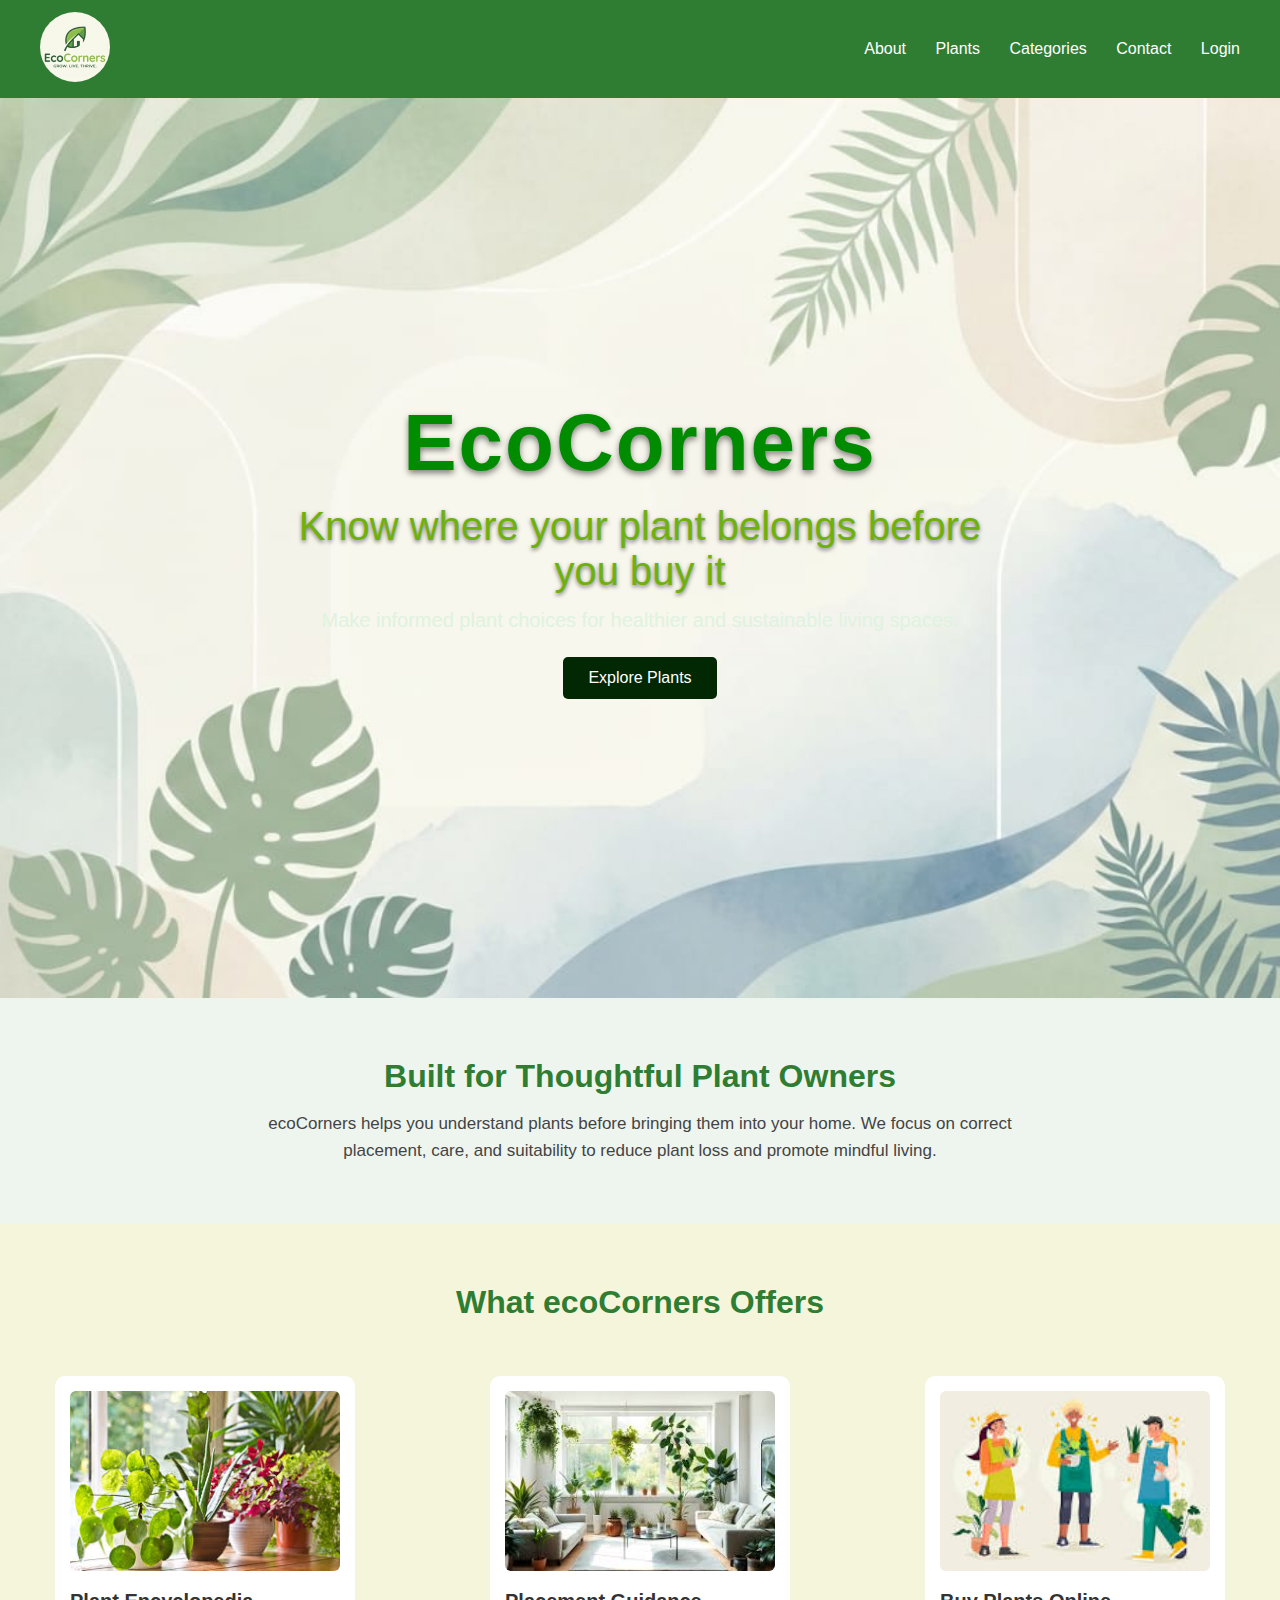
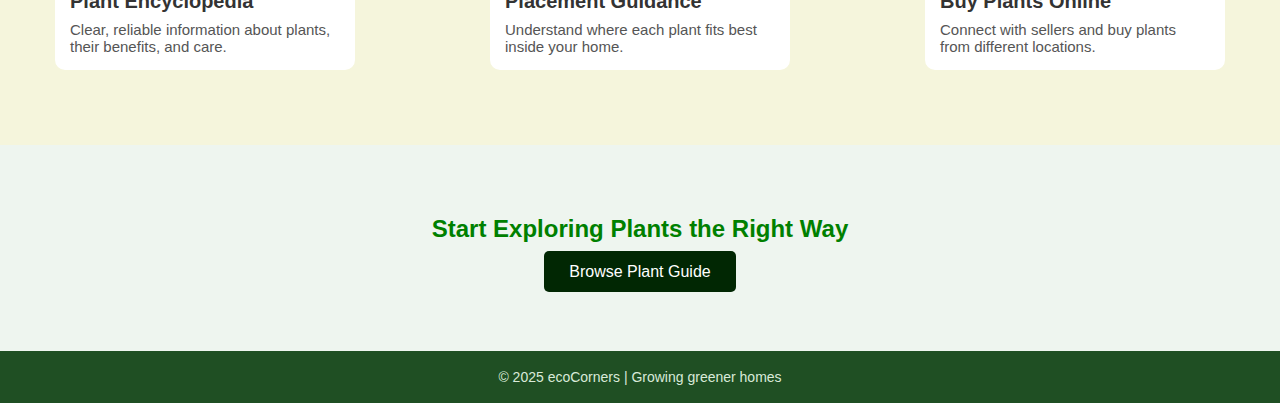
<file: index.html>
<!DOCTYPE html>
<html lang="en">
  <head>
    <meta charset="UTF-8" />
    <title>ecoCorners</title>
    <meta name="viewport" content="width=device-width, initial-scale=1.0" />
    <link rel="stylesheet" href="style.css" />
  </head>

  <body>
    <!-- HEADER -->
    <header>
      <div class="logo">
        <img src="images/EcoCornersLogo.jpeg" alt="ecoCorners logo" />
      </div>

      <nav>
        <a href="about.html">About</a>
        <a href="plant.html">Plants</a>
        <a href="#">Categories</a>
        <a href="#">Contact</a>
        <a href="#">Login</a>
      </nav>
    </header>

    <!-- HERO SECTION -->
    <section class="hero">
      <h1>EcoCorners</h1>
      <p class="main-text">Know where your plant belongs before you buy it</p>
      <p class="sub-text">
        Make informed plant choices for healthier and sustainable living spaces.
      </p>
      <a href="#" class="btn">Explore Plants</a>
    </section>

    <!-- TRUST SECTION -->
    <section class="trust">
      <h2>Built for Thoughtful Plant Owners</h2>
      <p>
        ecoCorners helps you understand plants before bringing them into your
        home. We focus on correct placement, care, and suitability to reduce
        plant loss and promote mindful living.
      </p>
    </section>

    <!-- FEATURES SECTION (UNCHANGED STRUCTURE) -->
    <section class="features">
      <h2>What ecoCorners Offers</h2>

      <div class="feature-box">
        <div class="feature">
          <img src="images/feature1.jpg" alt="Plant information" />
          <h3>Plant Encyclopedia</h3>
          <p>
            Clear, reliable information about plants, their benefits, and care.
          </p>
        </div>

        <div class="feature">
          <img src="images/feature2.jpg" alt="Plant placement" />
          <h3>Placement Guidance</h3>
          <p>Understand where each plant fits best inside your home.</p>
        </div>

        <div class="feature">
          <img src="images/feature3.jpg" alt="Buy plants" />
          <h3>Buy Plants Online</h3>
          <p>Connect with sellers and buy plants from different locations.</p>
        </div>
      </div>
    </section>

    <!-- CALL TO ACTION -->
    <section class="cta">
      <h2>Start Exploring Plants the Right Way</h2>
      <a href="#" class="btn">Browse Plant Guide</a>
    </section>

    <!-- FOOTER -->
    <footer>
      <p>© 2025 ecoCorners | Growing greener homes</p>
    </footer>
  </body>
</html>
</file>
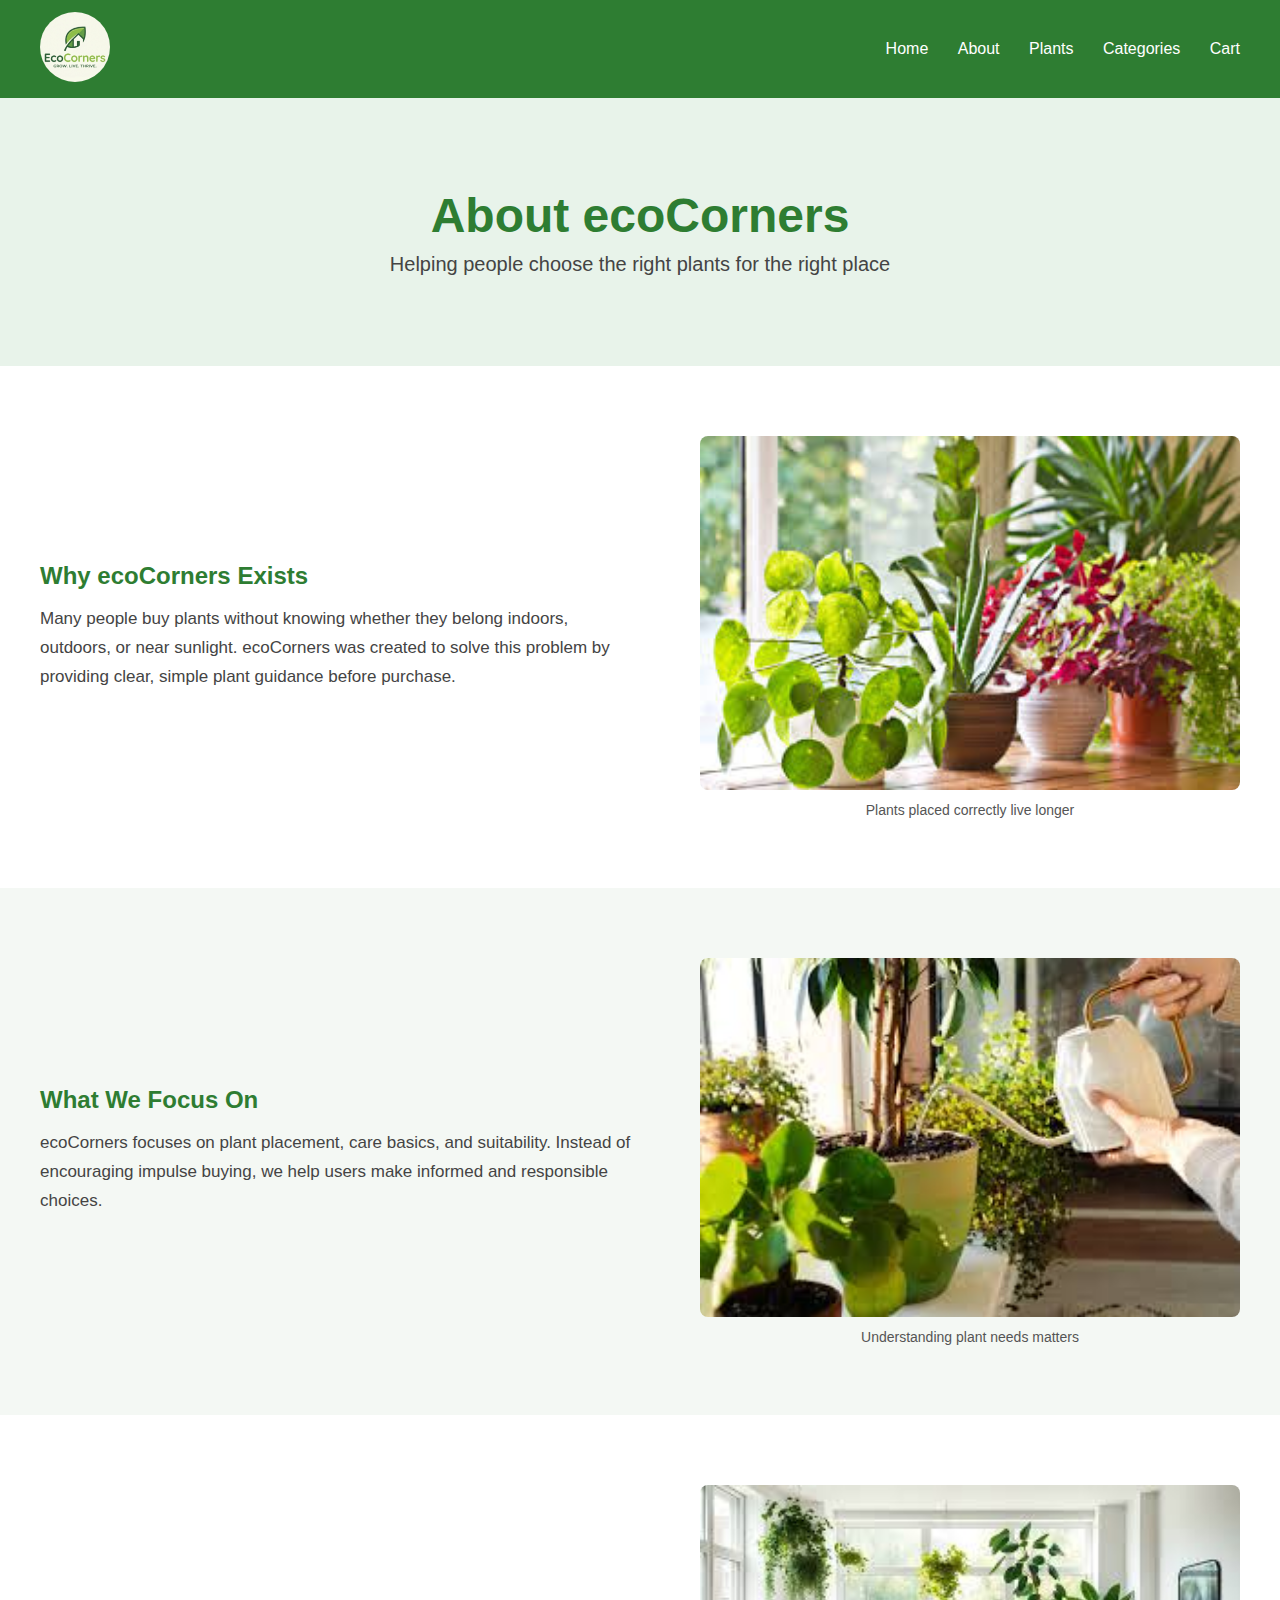
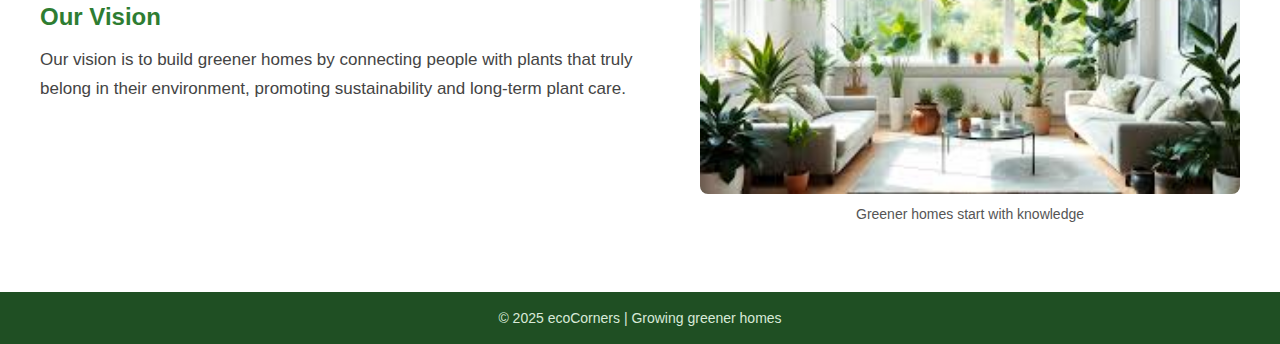
<file: about.html>
<!DOCTYPE html>
<html lang="en">
  <head>
    <meta charset="UTF-8" />
    <title>About | ecoCorners</title>
    <meta name="viewport" content="width=device-width, initial-scale=1.0" />
    <link rel="stylesheet" href="style.css" />
  </head>

  <body>
    <!-- ========== HEADER ========== -->
    <header>
      <div class="logo">
        <img src="images/EcoCornersLogo.jpeg" alt="ecoCorners logo" />
      </div>

      <nav>
        <a href="index.html">Home</a>
        <a href="about.html">About</a>
        <a href="plant.html">Plants</a>
        <a href="#">Categories</a>
        <a href="#">Cart</a>
      </nav>
    </header>

    <!-- ========== ABOUT HERO ========== -->
    <section class="about-hero">
      <h1>About ecoCorners</h1>
      <p>Helping people choose the right plants for the right place</p>
    </section>

    <!-- ========== ABOUT SECTION 1 ========== -->
    <section class="about-section">
      <div class="about-text">
        <h2>Why ecoCorners Exists</h2>
        <p>
          Many people buy plants without knowing whether they belong indoors,
          outdoors, or near sunlight. ecoCorners was created to solve this
          problem by providing clear, simple plant guidance before purchase.
        </p>
      </div>

      <figure class="about-image">
        <img src="images/feature1.jpg" alt="Indoor plants setup" />
        <figcaption>Plants placed correctly live longer</figcaption>
      </figure>
    </section>

    <!-- ========== ABOUT SECTION 2 ========== -->
    <section class="about-section reverse">
      <figure class="about-image">
        <img src="images/about2.jpg" alt="Plant care guidance" />
        <figcaption>Understanding plant needs matters</figcaption>
      </figure>

      <div class="about-text">
        <h2>What We Focus On</h2>
        <p>
          ecoCorners focuses on plant placement, care basics, and suitability.
          Instead of encouraging impulse buying, we help users make informed and
          responsible choices.
        </p>
      </div>
    </section>

    <!-- ========== ABOUT SECTION 3 ========== -->
    <section class="about-section">
      <div class="about-text">
        <h2>Our Vision</h2>
        <p>
          Our vision is to build greener homes by connecting people with plants
          that truly belong in their environment, promoting sustainability and
          long-term plant care.
        </p>
      </div>

      <figure class="about-image">
        <img src="images/feature2.jpg" alt="Green home environment" />
        <figcaption>Greener homes start with knowledge</figcaption>
      </figure>
    </section>

    <!-- ========== FOOTER ========== -->
    <footer>
      <p>© 2025 ecoCorners | Growing greener homes</p>
    </footer>
  </body>
</html>
</file>
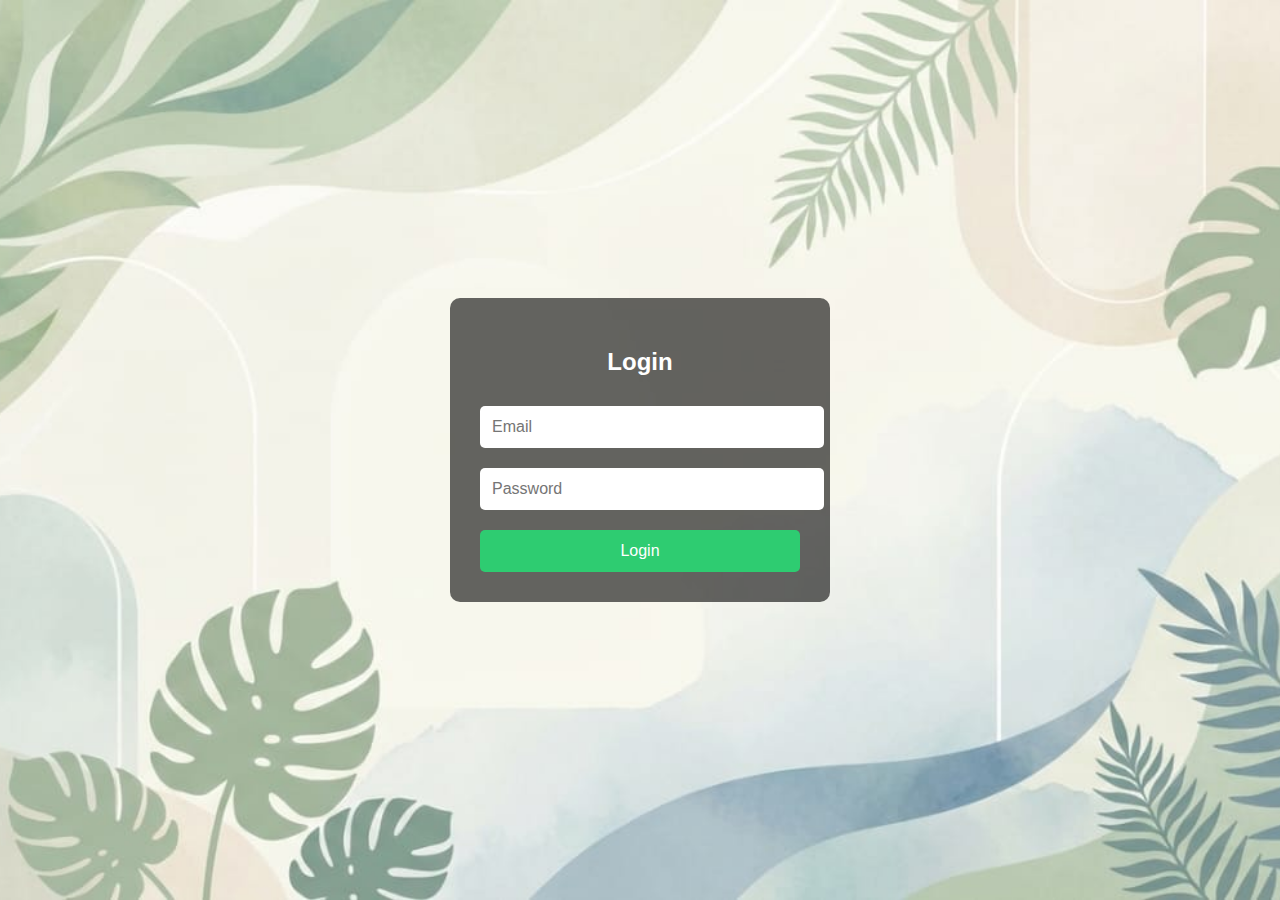
<file: login.html>
<!doctype html>
<html>
  <head>
    <title>EcoCorners - Login</title>
    <style>
      body {
        font-family: Arial, sans-serif;
        margin: 0;
        height: 100vh;
        display: flex;
        justify-content: center;
        align-items: center;
        background: url("images/ecoCornersBg.jpeg") no-repeat center center;
        background-size: cover;
        color: white;
      }

      .login-box {
        background: rgba(0, 0, 0, 0.6);
        padding: 30px;
        border-radius: 10px;
        width: 320px;
        text-align: center;
      }

      input {
        width: 100%;
        padding: 12px;
        margin: 10px 0;
        border: none;
        border-radius: 5px;
        font-size: 16px;
      }

      button {
        width: 100%;
        padding: 12px;
        margin-top: 10px;
        border: none;
        border-radius: 5px;
        font-size: 16px;
        cursor: pointer;
        background: #2ecc71;
        color: white;
      }
    </style>
  </head>

  <body>
    <div class="login-box">
      <h2>Login</h2>

      <form action="login.php" method="POST">
        <input type="email" name="email" placeholder="Email" required />
        <input
          type="password"
          name="password"
          placeholder="Password"
          required
        />
        <button type="submit">Login</button>
      </form>
    </div>
  </body>
</html>
</file>
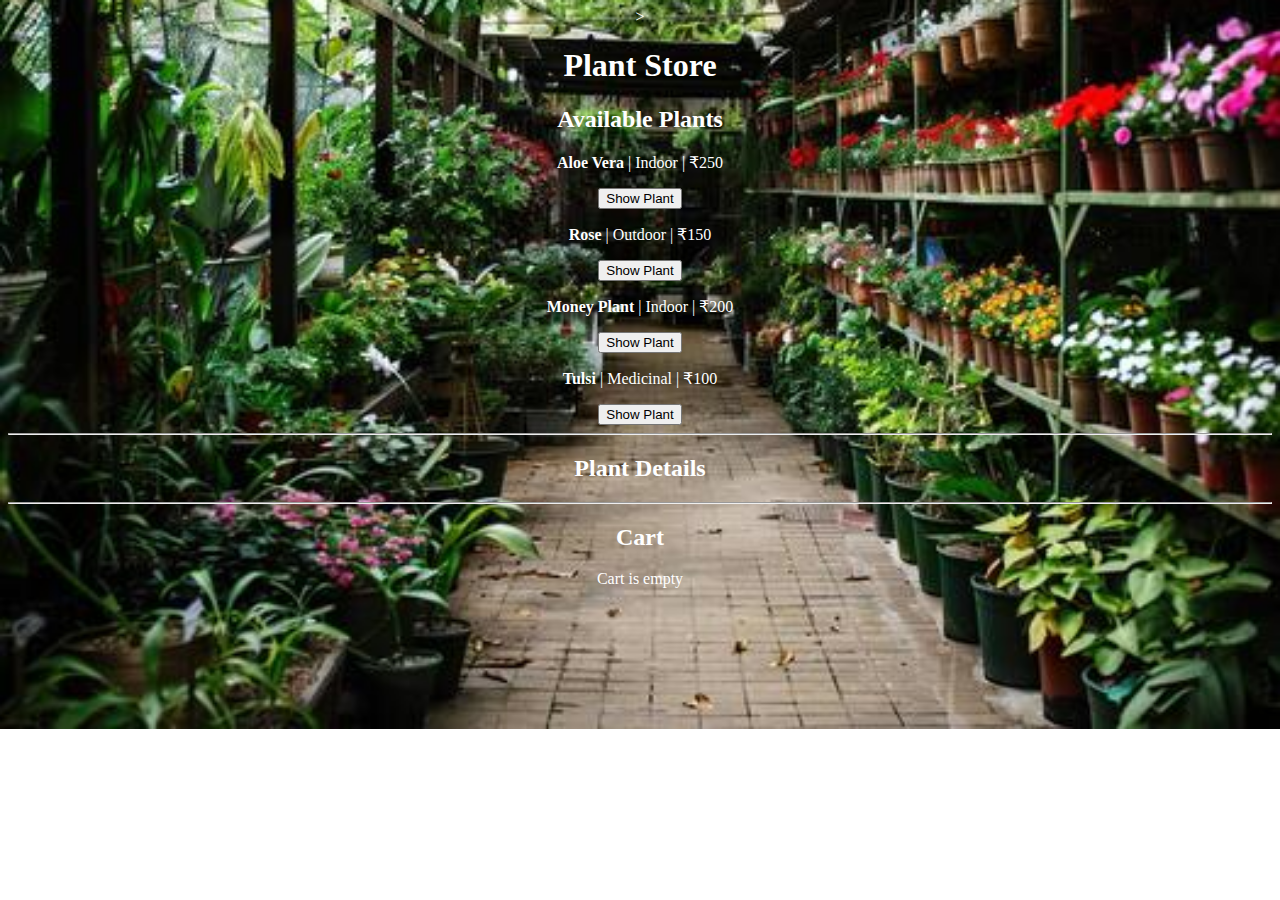
<file: plant.html>
<!DOCTYPE html>
<html lang="en">
  <head>
    <meta charset="UTF-8" />
    <title>Plant Store |EcoCorners</title>
    <style>
      body {
        text-align: center;
        color: white;
      }
    </style>
  </head>
  <body
    style="
      background-image: url('images/store2.jpg');
      background-size: cover;
      background-position: center;
      background-repeat: no-repeat;
    "
  >
    >
    <h1>Plant Store</h1>

    <!-- Plant List -->
    <h2>Available Plants</h2>

    <div>
      <p><strong>Aloe Vera</strong> | Indoor | ₹250</p>
      <button onclick="showPlant(0)">Show Plant</button>
    </div>

    <div>
      <p><strong>Rose</strong> | Outdoor | ₹150</p>
      <button onclick="showPlant(1)">Show Plant</button>
    </div>

    <div>
      <p><strong>Money Plant</strong> | Indoor | ₹200</p>
      <button onclick="showPlant(2)">Show Plant</button>
    </div>

    <div>
      <p><strong>Tulsi</strong> | Medicinal | ₹100</p>
      <button onclick="showPlant(3)">Show Plant</button>
    </div>

    <hr />

    <!-- Selected Plant Details -->
    <h2>Plant Details</h2>
    <div id="plantDetails"></div>

    <hr />

    <!-- Cart Section -->
    <h2>Cart</h2>
    <div id="cartDetails">
      <p>Cart is empty</p>
    </div>

    <script src="decor.js"></script>
  </body>
</html>
</file>
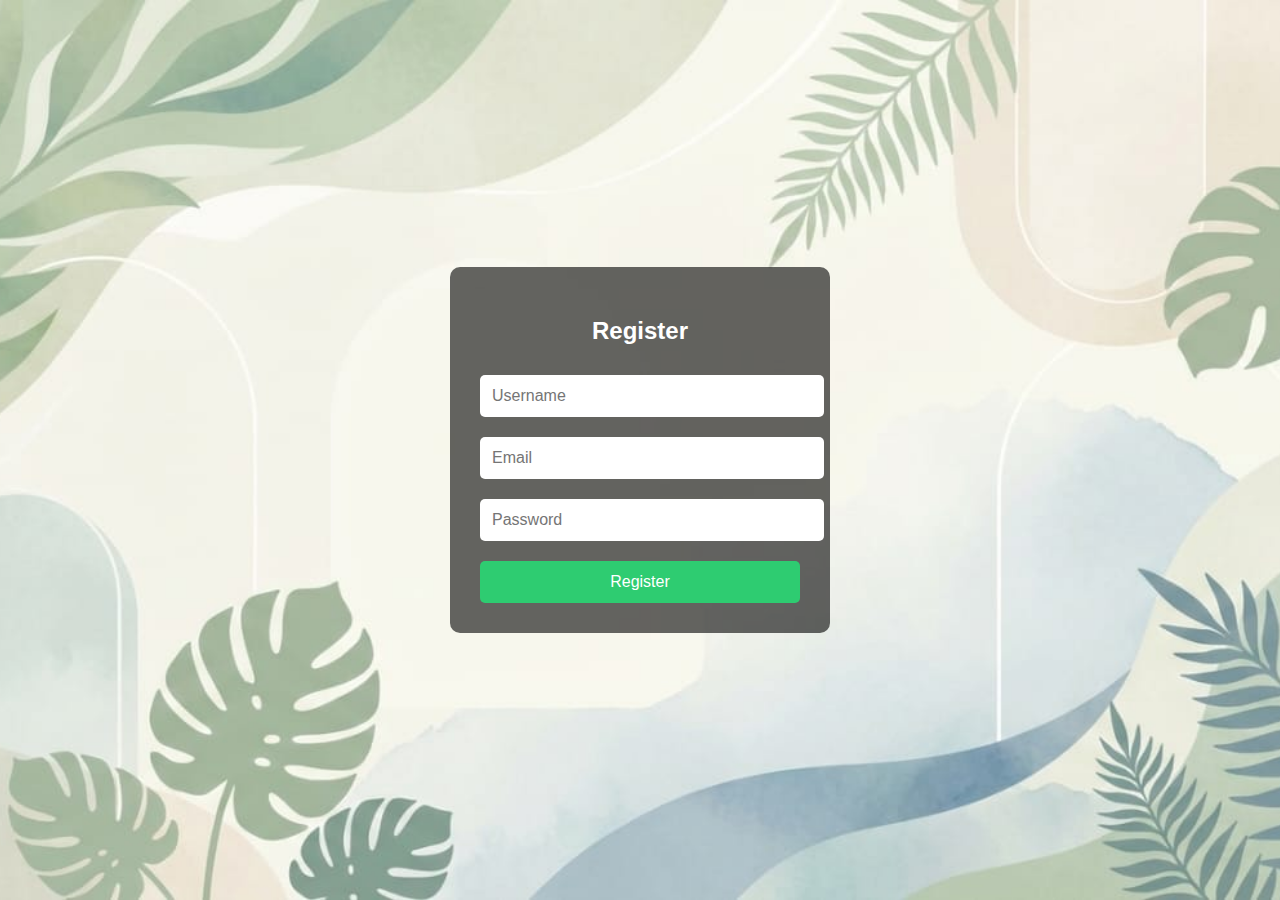
<file: register.html>
<!doctype html>
<html>
  <head>
    <title>EcoCorners - Register</title>
    <style>
      body {
        font-family: Arial, sans-serif;
        margin: 0;
        height: 100vh;

        /* Background image */
        background: url("images/ecoCornersBg.jpeg") no-repeat center center;
        background-size: cover;

        /* Center form */
        display: flex;
        justify-content: center;
        align-items: center;
      }

      .register-box {
        background: rgba(0, 0, 0, 0.6);
        padding: 30px;
        border-radius: 10px;
        width: 320px;
        text-align: center;
        color: white;
      }

      input {
        width: 100%;
        padding: 12px;
        margin: 10px 0;
        border: none;
        border-radius: 5px;
        font-size: 16px;
      }

      button {
        width: 100%;
        padding: 12px;
        margin-top: 10px;
        border: none;
        border-radius: 5px;
        font-size: 16px;
        cursor: pointer;
        background: #2ecc71;
        color: white;
      }
    </style>
  </head>

  <body>
    <div class="register-box">
      <h2>Register</h2>

      <form action="register.php" method="POST">
        <input type="text" name="username" placeholder="Username" required />
        <input type="email" name="email" placeholder="Email" required />
        <input
          type="password"
          name="password"
          placeholder="Password"
          required
        />
        <button type="submit">Register</button>
      </form>
    </div>
  </body>
</html>
</file>
<file: style.css>
/* RESET */
* {
  margin: 0;
  padding: 0;
  box-sizing: border-box;
}

/* BODY */
body {
  font-family: Arial, sans-serif;
  background-color: #2e7d3257;
}

/* HEADER */
header {
  display: flex;
  justify-content: space-between;
  align-items: center;
  padding: 12px 40px;
  background-color: #2e7d32;
}

.logo img {
  width: 70px;
  height: 70px;
  border-radius: 50%;
  object-fit: cover;
}

nav a {
  color: white;
  text-decoration: none;
  margin-left: 25px;
  font-size: 16px;
}

nav a:hover {
  text-decoration: underline;
  color: greenyellow;
}

/* HERO SECTION */
.hero {
  height: 100vh;
  background-image: url("images/ecoCornersBg.jpeg");
  background-size: cover;
  background-position: center;

  display: flex;
  flex-direction: column;
  justify-content: center;
  align-items: center;
  text-align: center;
}

.hero h1 {
  font-size: 80px;
  color: rgb(1, 139, 1);
  letter-spacing: 2px;
  text-shadow: 0 3px 6px rgba(0, 0, 0, 0.5);
}

.main-text {
  font-size: 40px;
  color: rgb(111, 177, 12);
  margin: 15px 0;
  max-width: 700px;
  text-shadow: 0 2px 4px rgba(0, 0, 0, 0.5);
}

.sub-text {
  font-size: 20px;
  color: #e0f2e0;
  margin-bottom: 25px;
}

/* BUTTON */
.btn {
  background-color: #012703;
  color: white;
  padding: 12px 25px;
  text-decoration: none;
  border-radius: 5px;
  font-size: 16px;
}

.btn:hover {
  background-color: #256628;
}

/* TRUST SECTION */
.trust {
  padding: 60px 40px;
  background-color: #eef5ef;
  text-align: center;
}

.trust h2 {
  font-size: 32px;
  color: #2e7d32;
  margin-bottom: 15px;
}

.trust p {
  max-width: 800px;
  margin: auto;
  font-size: 17px;
  color: #444;
  line-height: 1.6;
}

/* FEATURES SECTION */
.features {
  padding: 60px 40px;
  background-color: beige;
  text-align: center;
}

.features h2 {
  font-size: 32px;
  margin-bottom: 40px;
  color: #2e7d32;
}

.feature-box {
  display: flex;
  justify-content: space-between;
  flex-wrap: wrap;
}

.feature {
  width: 300px;
  margin: 15px;
  text-align: left;
  background-color: white;
  padding: 15px;
  border-radius: 10px;
  transition: transform 0.3s ease;
}

.feature:hover {
  transform: translateY(-5px);
}

.feature img {
  width: 100%;
  height: 180px;
  object-fit: cover;
  border-radius: 6px;
  margin-bottom: 15px;
}

.feature h3 {
  margin-bottom: 8px;
  font-size: 20px;
  color: #333;
}

.feature p {
  font-size: 15px;
  color: #555;
}

/* CALL TO ACTION */
.cta {
  padding: 70px 40px;
  background-color: #eef5ef;
  text-align: center;
}

.cta h2 {
  color: green;
  margin-bottom: 20px;
}

/* FOOTER */
footer {
  text-align: center;
  padding: 18px;
  background-color: #1f4f23;
  font-size: 14px;
  color: #d9ead9;
}

/* ================= ABOUT HERO ================= */
.about-hero {
  padding: 90px 40px;
  background-color: #e8f3ea;
  text-align: center;
}

.about-hero h1 {
  font-size: 48px;
  color: #2e7d32;
  margin-bottom: 10px;
}

.about-hero p {
  font-size: 20px;
  color: #444;
}

/* ================= ABOUT SECTIONS ================= */
.about-section {
  display: flex;
  justify-content: space-between;
  align-items: center;
  padding: 70px 40px;
  background-color: white;
  gap: 40px;
}

.about-section.reverse {
  flex-direction: row-reverse;
  background-color: #f4f8f4;
}

/* ================= TEXT ================= */
.about-text {
  width: 50%;
}

.about-text h2 {
  color: #2e7d32;
  margin-bottom: 15px;
}

.about-text p {
  font-size: 17px;
  color: #444;
  line-height: 1.7;
}

/* ================= IMAGE ================= */
.about-image {
  width: 45%;
}

.about-image img {
  width: 100%;
  border-radius: 8px;
  object-fit: cover;
}

.about-image figcaption {
  margin-top: 8px;
  font-size: 14px;
  color: #555;
  text-align: center;
}

/* PLANTS HERO */
.plants-hero {
  padding: 80px 40px;
  background-color: #e8f3ea;
  text-align: center;
}

.plants-hero h1 {
  font-size: 48px;
  color: #2e7d32;
}

.plants-hero p {
  font-size: 18px;
  color: #444;
}

/* CATEGORY BUTTONS */
.plant-categories {
  display: flex;
  flex-wrap: wrap;
  justify-content: center;
  gap: 15px;
  padding: 25px 0;
}

.category-btn {
  padding: 10px 25px;
  border: none;
  border-radius: 25px;
  background-color: #2e7d32;
  color: white;
  cursor: pointer;
  font-size: 16px;
}

.category-btn.active {
  background-color: greenyellow;
  color: #2e7d32;
}

/* PLANT CARDS */
.plant-cards {
  display: flex;
  flex-wrap: wrap;
  gap: 25px;
  justify-content: center;
  padding: 40px;
}

.plant-card {
  width: 300px;
  background: white;
  border-radius: 10px;
  padding: 15px;
  box-shadow: 0 2px 8px rgba(0, 0, 0, 0.15);
  position: relative;
}

.plant-card img {
  width: 100%;
  border-radius: 6px;
}

.plant-card h3 {
  margin-top: 10px;
  color: #2e7d32;
}

.plant-card p {
  font-size: 14px;
  margin: 8px 0;
}

.view-details-btn,
.close-details-btn {
  padding: 8px 12px;
  border: none;
  border-radius: 5px;
  background-color: #012703;
  color: white;
  cursor: pointer;
  margin-top: 10px;
}

.view-details-btn:hover,
.close-details-btn:hover {
  background-color: #256628;
}

/* PLANT DETAILS PANEL */
.plant-details {
  display: none;
  margin-top: 15px;
  padding-top: 10px;
  border-top: 1px solid #ccc;
}

.plant-details h4 {
  margin-top: 10px;
  color: #2e7d32;
}

.plant-details p {
  font-size: 14px;
  color: #444;
  margin-bottom: 10px;
}

.plant-details audio,
.plant-details video,
.plant-details iframe {
  margin-top: 10px;
  width: 100%;
  border-radius: 6px;
}
</file>
